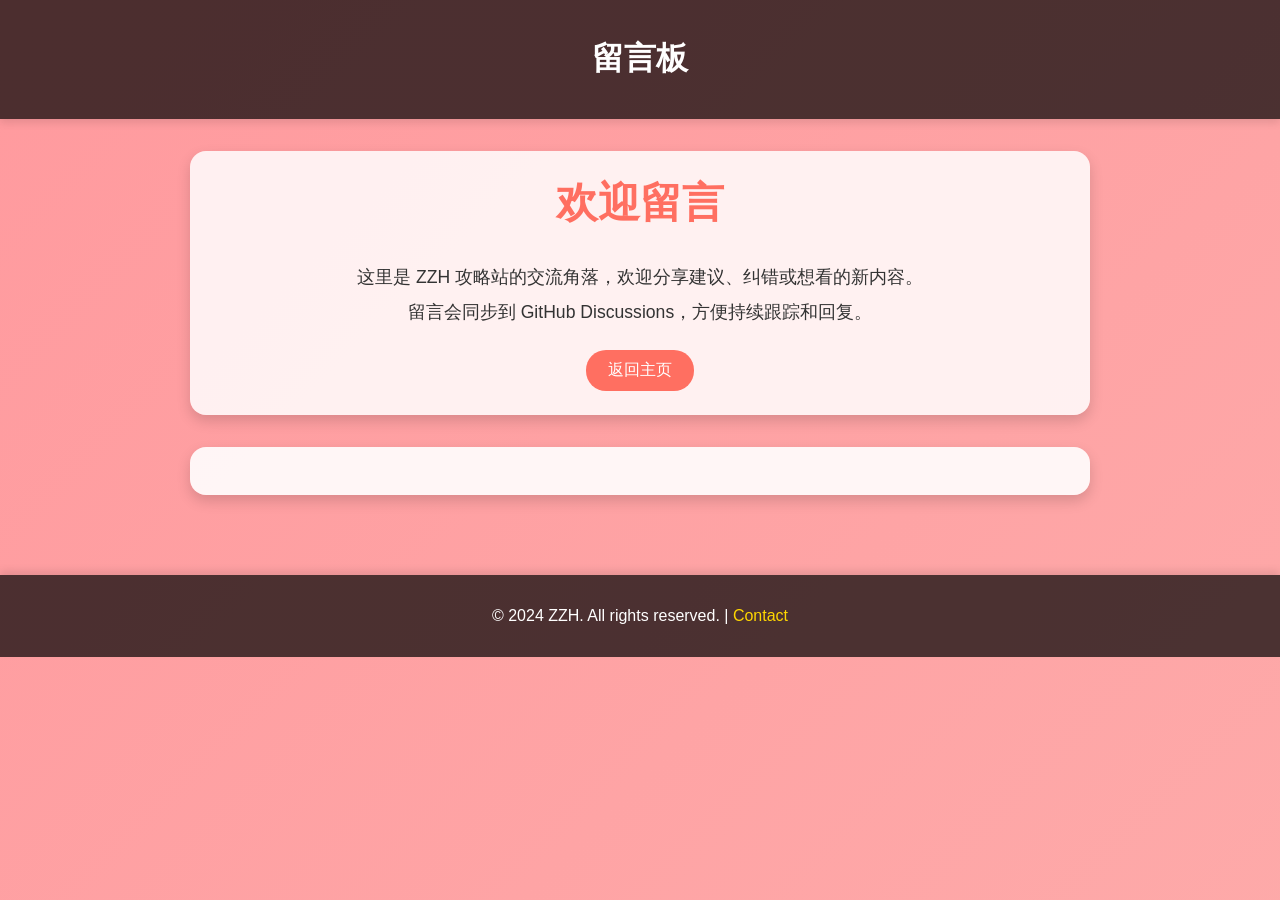
<file: message-board.html>
<!DOCTYPE html>
<html lang="zh-CN">

<head>
    <meta charset="UTF-8">
    <meta name="viewport" content="width=device-width, initial-scale=1.0">
    <title>留言板 | ZZH攻略站</title>
    <link rel="stylesheet" href="assets/css/message-board.css">
</head>

<body>
    <header>
        <h1>留言板</h1>
    </header>
    <div class="container">
        <section class="intro">
            <h1>欢迎留言</h1>
            <p>这里是 ZZH 攻略站的交流角落，欢迎分享建议、纠错或想看的新内容。</p>
            <p>留言会同步到 GitHub Discussions，方便持续跟踪和回复。</p>
            <a class="nav-link" href="index.html">返回主页</a>
        </section>
        <section class="giscus-wrapper">
            <!--
                使用前请在 https://giscus.app 生成以下参数：
                1. data-repo-id
                2. data-category-id
                并替换下面的 PLACEHOLDER 值。
            -->
            <script src="https://giscus.app/client.js" data-repo="PorryZ/PorryZ.github.io" data-repo-id="R_kgDOMIxOfA"
                data-category="Announcements" data-category-id="DIC_kwDOMIxOfM4C13TV" data-mapping="pathname"
                data-strict="0" data-reactions-enabled="1" data-emit-metadata="0" data-input-position="bottom"
                data-theme="preferred_color_scheme" data-lang="zh-CN" crossorigin="anonymous" async>
                </script>
        </section>
    </div>
    <footer>
        <p>© 2024 ZZH. All rights reserved. | <a href="mailto:499023185@qq.com">Contact</a></p>
    </footer>
</body>

</html>
</file>
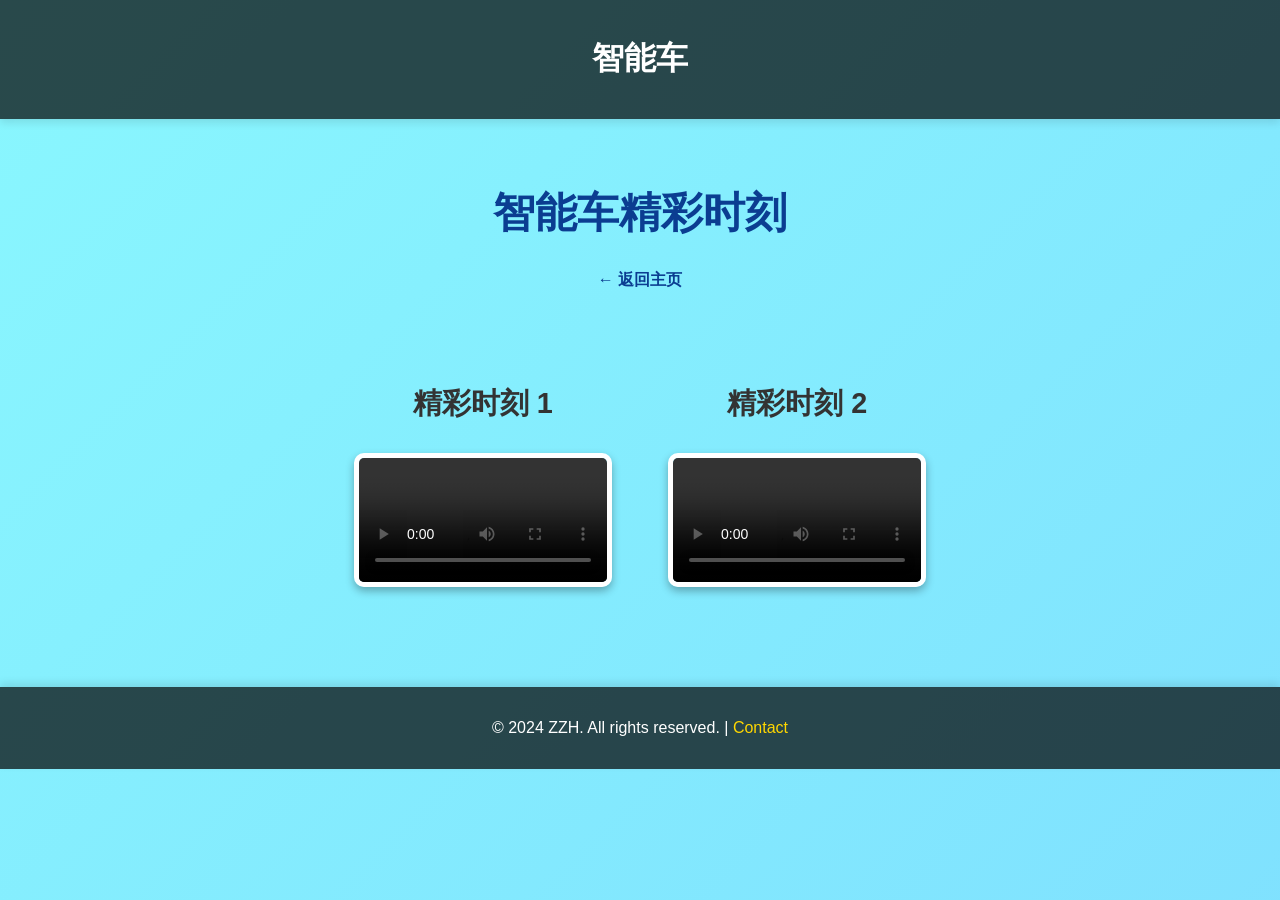
<file: smart-car.html>
<!DOCTYPE html>
<html lang="zh-CN">

<head>
    <meta charset="UTF-8">
    <meta name="viewport" content="width=device-width, initial-scale=1.0">
    <title>智能车精彩时刻</title>
    <link rel="stylesheet" href="assets/css/smart-car.css">
</head>

<body>
    <header>
        <h1>智能车</h1>
    </header>
    <div class="container">
        <h2 class="page-title">智能车精彩时刻</h2>
        <a class="back-link" href="index.html">← 返回主页</a>
        <section class="highlights">
            <div class="highlight-video">
                <h3 class="highlight-title">精彩时刻 1</h3>
                <video controls>
                    <source src="assets/videos/smart-car/highlight1.mp4" type="video/mp4">
                    您的浏览器不支持视频标签。
                </video>
            </div>
            <div class="highlight-video">
                <h3 class="highlight-title">精彩时刻 2</h3>
                <video controls>
                    <source src="assets/videos/smart-car/highlight2.mp4" type="video/mp4">
                    您的浏览器不支持视频标签。
                </video>
            </div>
        </section>
    </div>
    <footer>
        <p>© 2024 ZZH. All rights reserved. | <a href="mailto:499023185@qq.com">Contact</a></p>
    </footer>
</body>

</html>
</file>
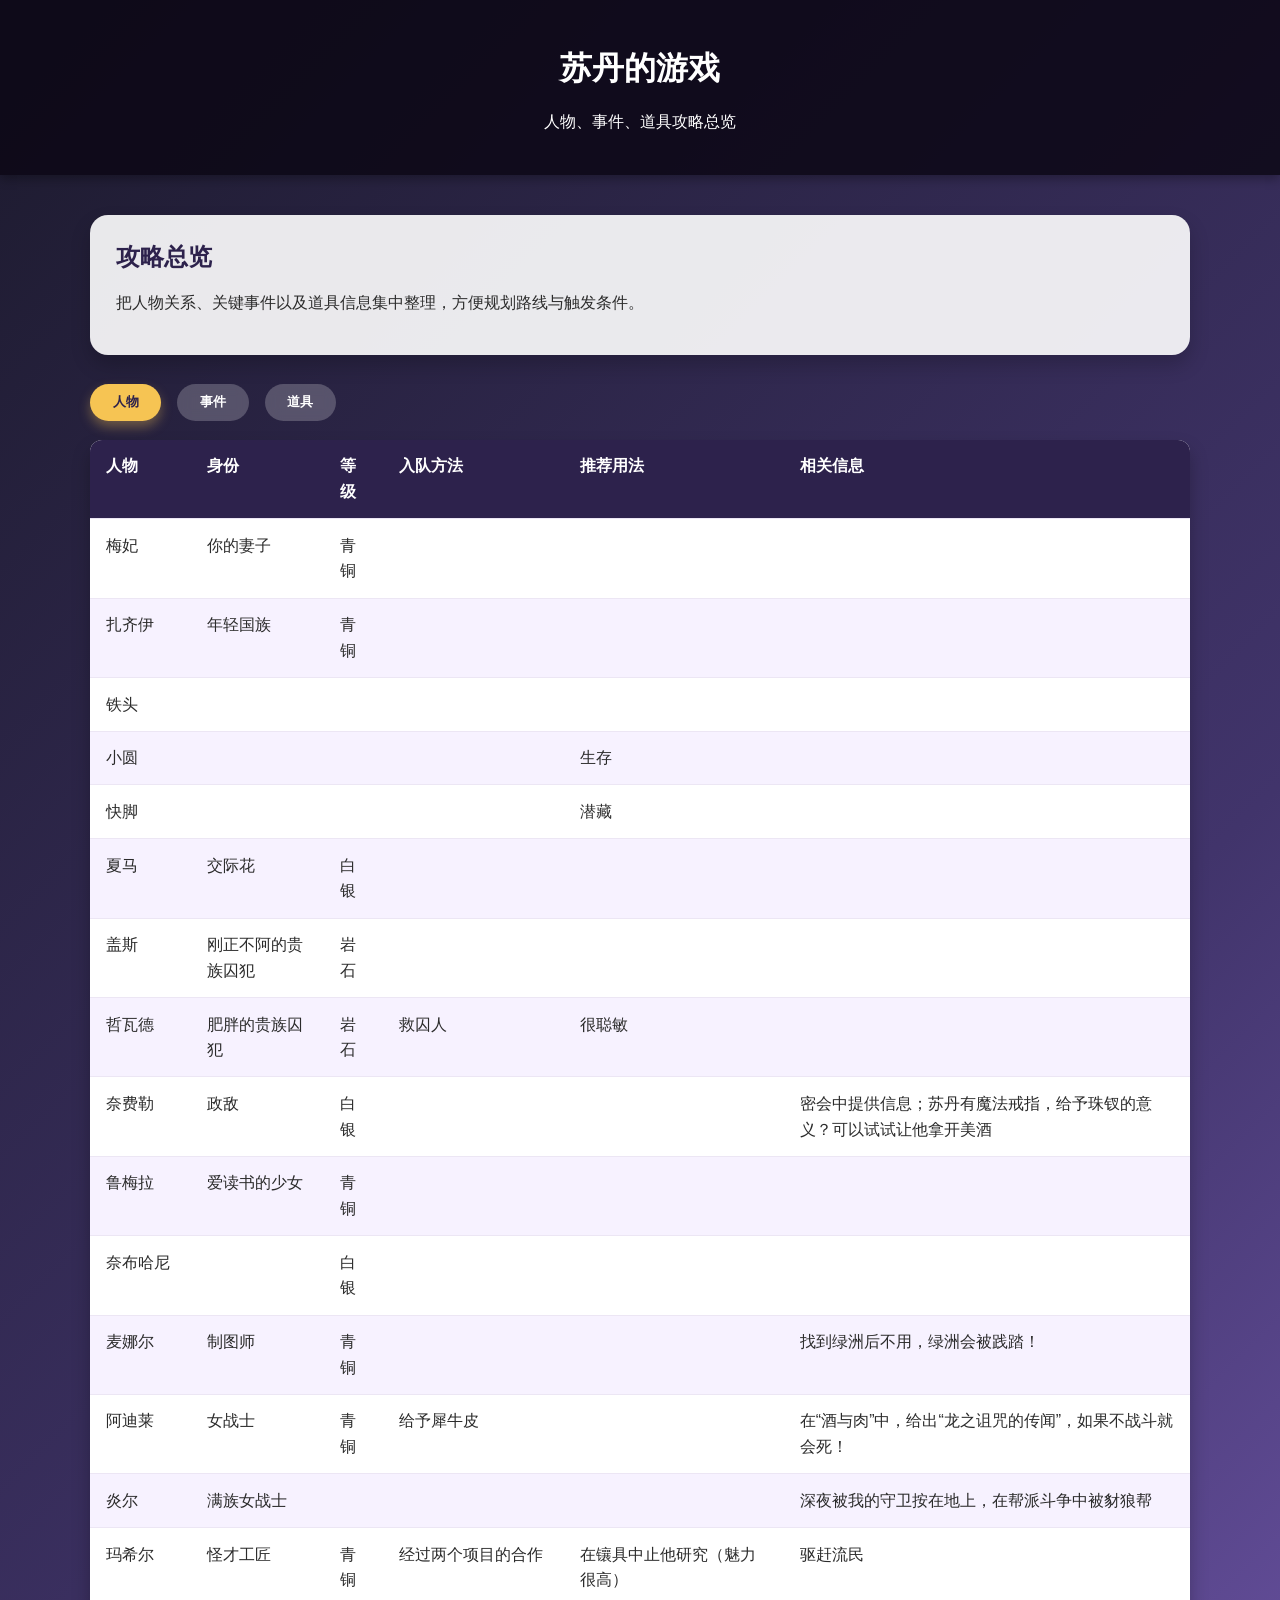
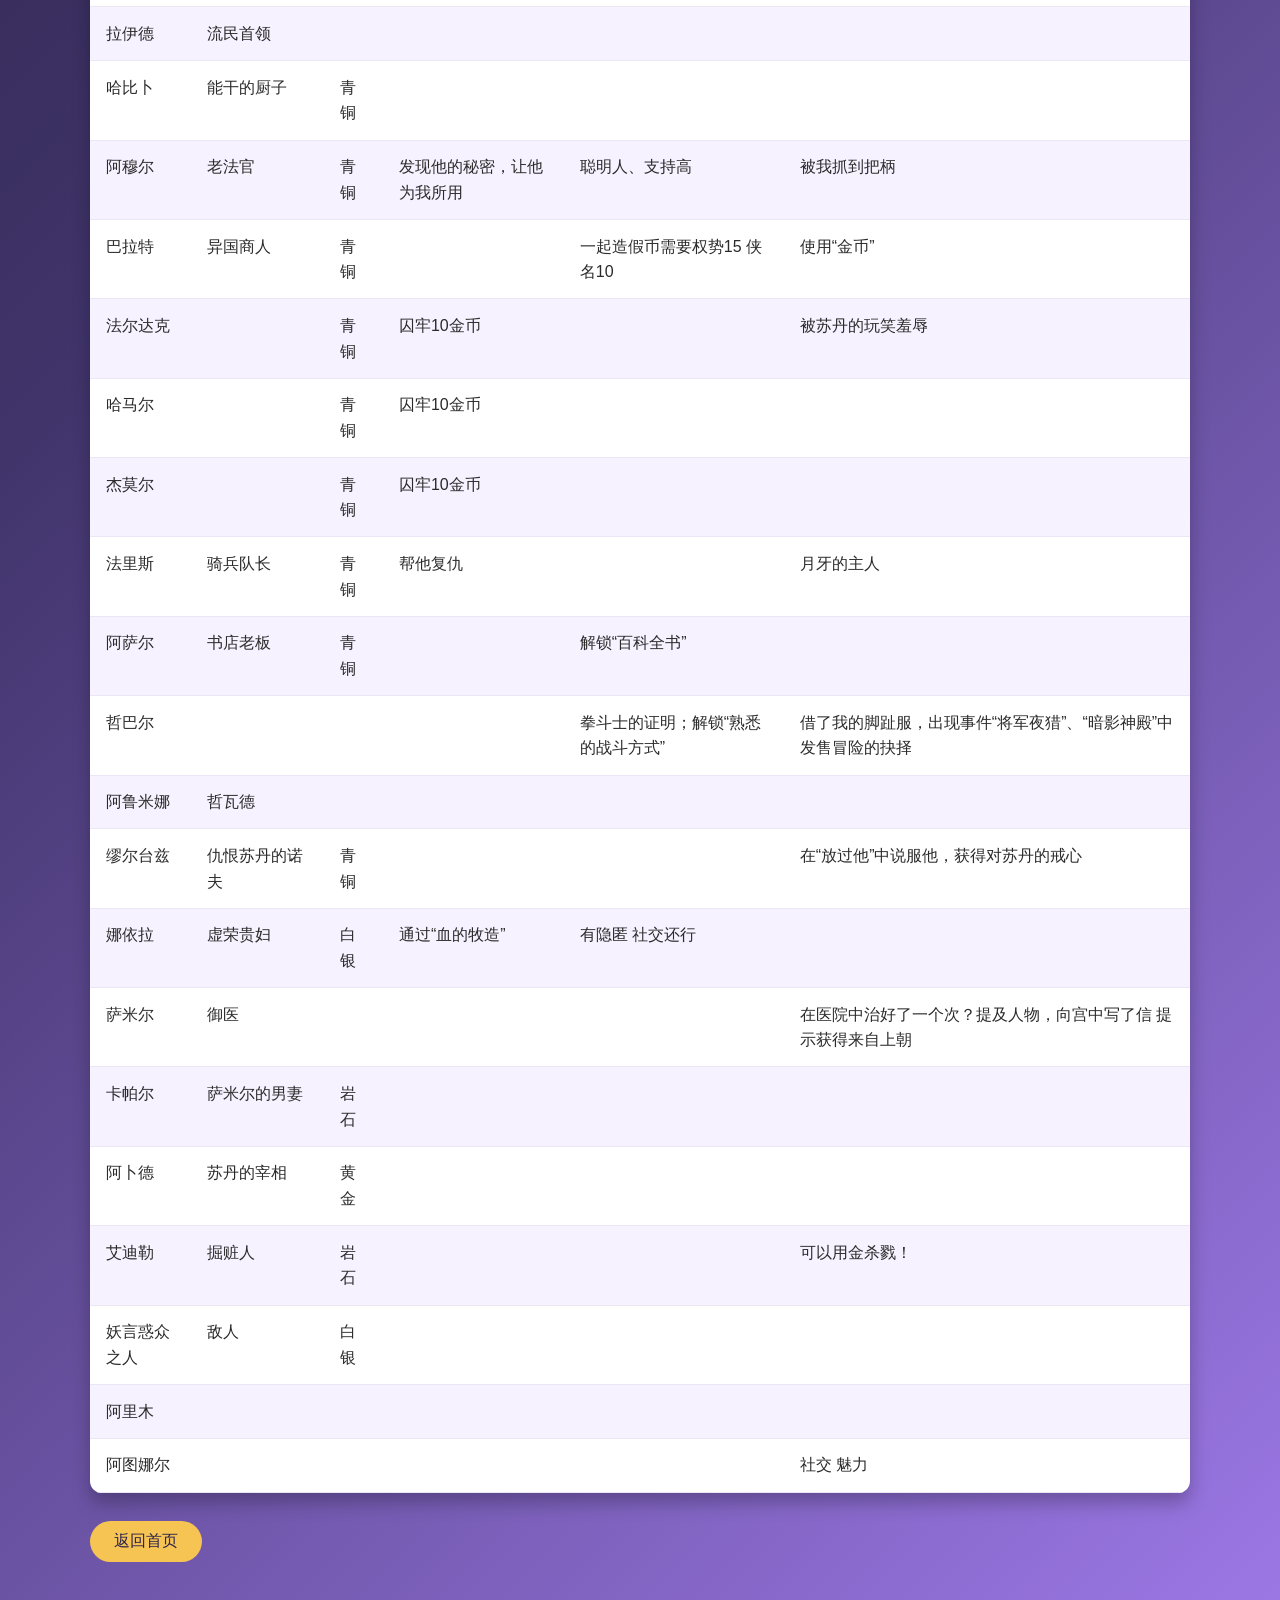
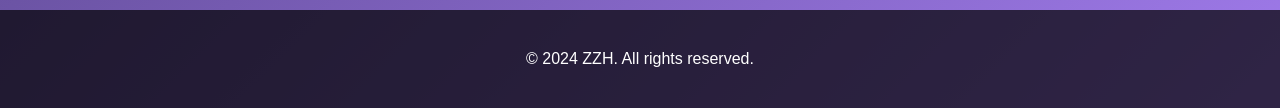
<file: sultan.html>
<!DOCTYPE html>
<html lang="zh-CN">

<head>
    <meta charset="UTF-8">
    <meta name="viewport" content="width=device-width, initial-scale=1.0">
    <title>苏丹的游戏攻略</title>
    <link rel="stylesheet" href="assets/css/sultan.css">
</head>

<body>
    <header>
        <h1>苏丹的游戏</h1>
        <p>人物、事件、道具攻略总览</p>
    </header>

    <main class="container">
        <section class="intro">
            <h2>攻略总览</h2>
            <p>把人物关系、关键事件以及道具信息集中整理，方便规划路线与触发条件。</p>
        </section>

        <section class="section">
            <div class="tab-buttons" role="tablist" aria-label="苏丹的游戏表格切换">
                <button class="tab-button active" type="button" data-target="people-panel">人物</button>
                <button class="tab-button" type="button" data-target="events-panel">事件</button>
                <button class="tab-button" type="button" data-target="items-panel">道具</button>
            </div>
            <div class="table-panel active" id="people-panel">
                <div id="people-table"></div>
            </div>
            <div class="table-panel" id="events-panel">
                <div id="events-table"></div>
            </div>
            <div class="table-panel" id="items-panel">
                <div id="items-table"></div>
            </div>
        </section>

        <a class="back-link" href="index.html">返回首页</a>
    </main>

    <footer>
        <p>© 2024 ZZH. All rights reserved.</p>
    </footer>

    <script src="assets/js/sultan.js" defer></script>
</body>

</html>
</file>
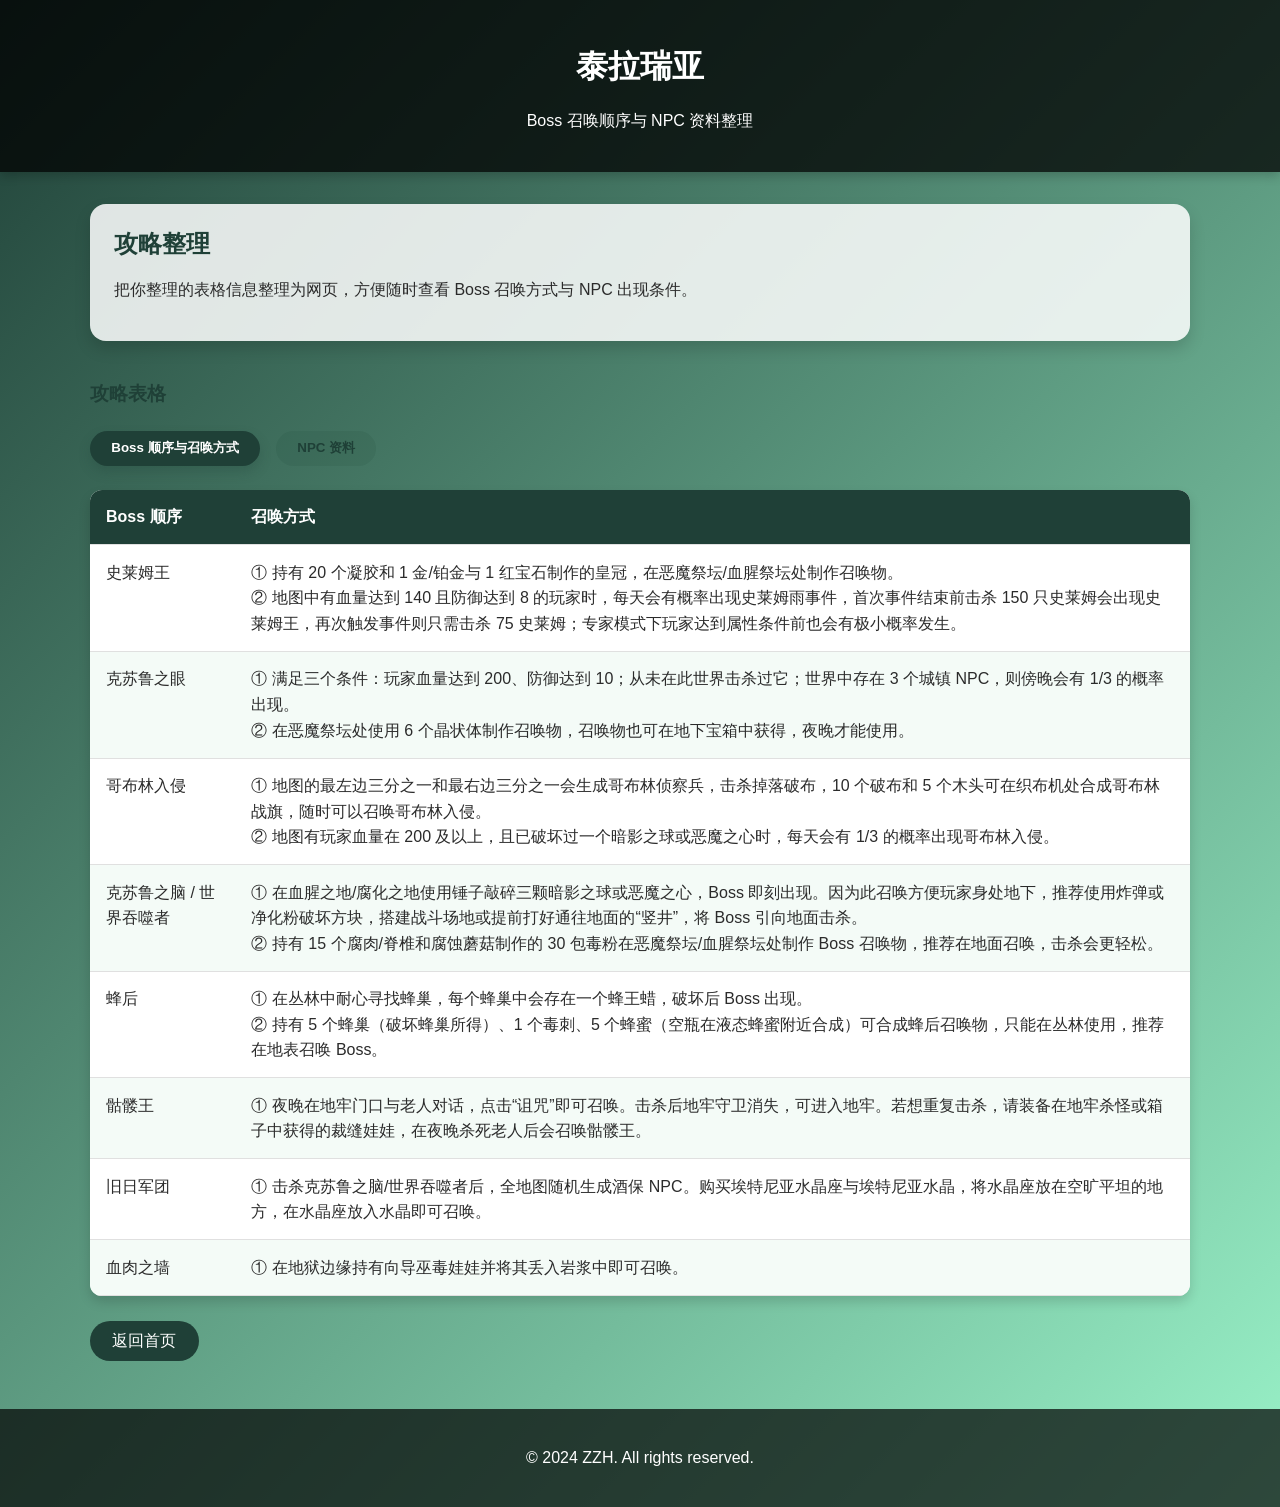
<file: terraria.html>
<!DOCTYPE html>
<html lang="zh-CN">

<head>
    <meta charset="UTF-8">
    <meta name="viewport" content="width=device-width, initial-scale=1.0">
    <title>泰拉瑞亚 - ZZH的个人网页</title>
    <link rel="stylesheet" href="assets/css/terraria.css">
</head>

<body>
    <header>
        <h1>泰拉瑞亚</h1>
        <p>Boss 召唤顺序与 NPC 资料整理</p>
    </header>

    <main class="container">
        <section class="intro">
            <h2>攻略整理</h2>
            <p>把你整理的表格信息整理为网页，方便随时查看 Boss 召唤方式与 NPC 出现条件。</p>
        </section>

        <section class="section">
            <h3>攻略表格</h3>
            <div class="tab-buttons" role="tablist" aria-label="泰拉瑞亚表格切换">
                <button class="tab-button active" type="button" data-target="boss-panel">Boss 顺序与召唤方式</button>
                <button class="tab-button" type="button" data-target="npc-panel">NPC 资料</button>
            </div>
            <div class="table-panel active" id="boss-panel">
                <div id="boss-table"></div>
            </div>
            <div class="table-panel" id="npc-panel">
                <div id="npc-table"></div>
            </div>
        </section>

        <a class="back-link" href="index.html">返回首页</a>
    </main>

    <footer>
        <p>© 2024 ZZH. All rights reserved.</p>
    </footer>
    <script src="assets/js/terraria.js" defer></script>
</body>

</html>
</file>
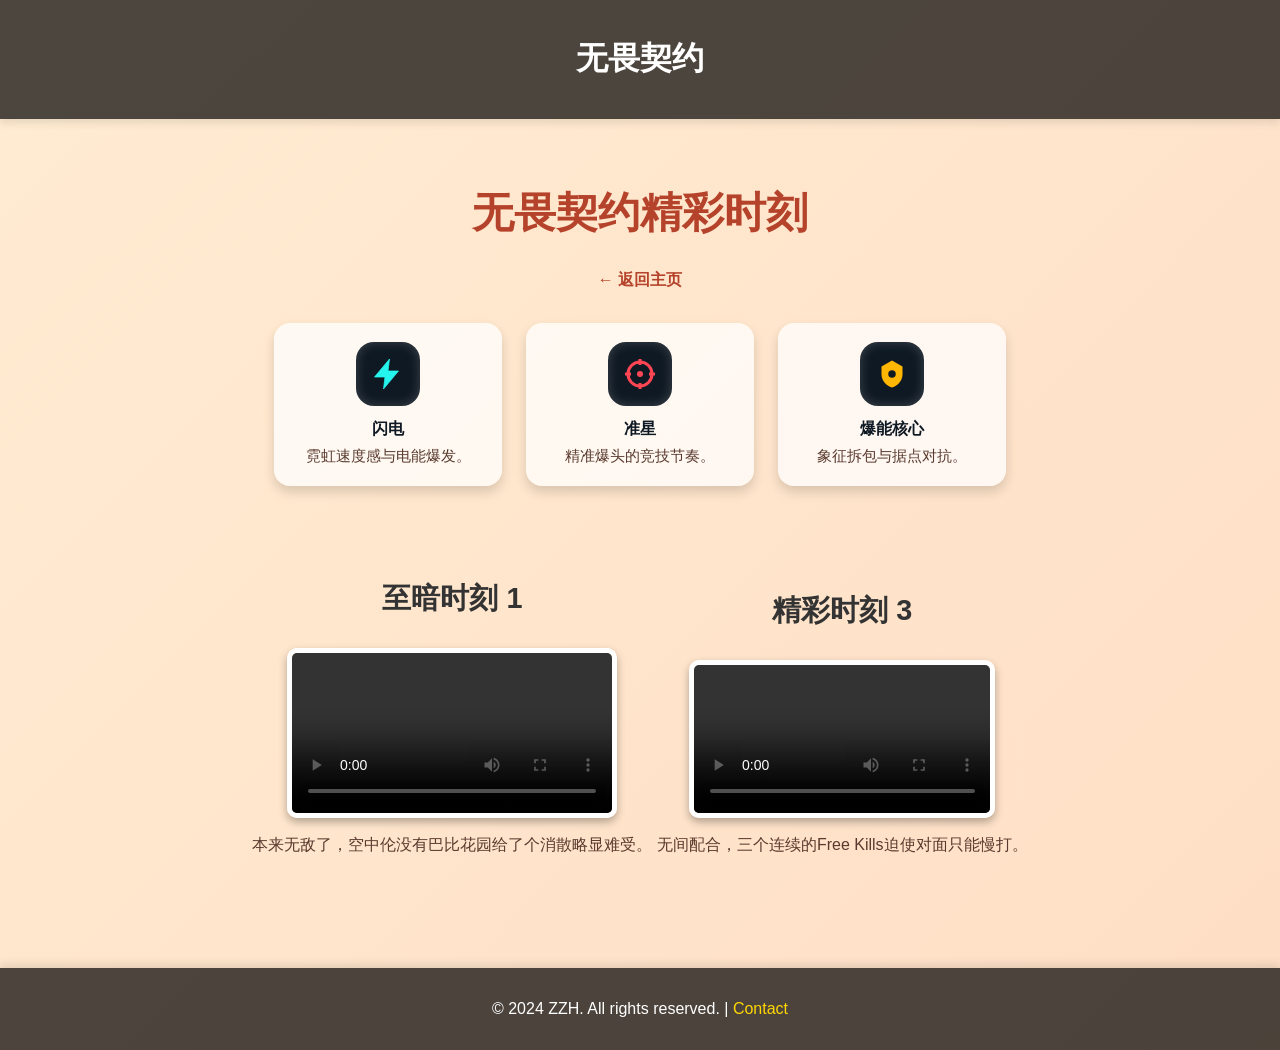
<file: valorant.html>
<!DOCTYPE html>
<html lang="zh-CN">

<head>
    <meta charset="UTF-8">
    <meta name="viewport" content="width=device-width, initial-scale=1.0">
    <title>无畏契约精彩时刻</title>
    <link rel="stylesheet" href="assets/css/valorant.css">
</head>

<body>
    <header>
        <h1>无畏契约</h1>
    </header>
    <div class="container">
        <h2 class="page-title">无畏契约精彩时刻</h2>
        <a class="back-link" href="index.html">← 返回主页</a>
        <section class="valorant-icons">
            <div class="icon-card">
                <div class="icon-badge">
                    <svg width="36" height="36" viewBox="0 0 24 24" fill="none" aria-hidden="true">
                        <path d="M13 2L3 14h7l-1 8 10-12h-7l1-8z" fill="#25F4EE" stroke="#25F4EE" stroke-width="0.5" />
                    </svg>
                </div>
                <div class="icon-label">闪电</div>
                <div class="icon-desc">霓虹速度感与电能爆发。</div>
            </div>
            <div class="icon-card">
                <div class="icon-badge">
                    <svg width="36" height="36" viewBox="0 0 24 24" fill="none" aria-hidden="true">
                        <circle cx="12" cy="12" r="8" stroke="#ff4655" stroke-width="2" />
                        <circle cx="12" cy="12" r="2" fill="#ff4655" />
                        <path d="M12 2v4M12 18v4M2 12h4M18 12h4" stroke="#ff4655" stroke-width="2" />
                    </svg>
                </div>
                <div class="icon-label">准星</div>
                <div class="icon-desc">精准爆头的竞技节奏。</div>
            </div>
            <div class="icon-card">
                <div class="icon-badge">
                    <svg width="36" height="36" viewBox="0 0 24 24" fill="none" aria-hidden="true">
                        <path d="M12 3l7 4v5c0 4.4-3 7.8-7 9-4-1.2-7-4.6-7-9V7l7-4z" fill="#ffb703" />
                        <circle cx="12" cy="12" r="2.5" fill="#0f1923" />
                    </svg>
                </div>
                <div class="icon-label">爆能核心</div>
                <div class="icon-desc">象征拆包与据点对抗。</div>
            </div>
        </section>
        <section class="highlights">
            <div class="highlight-video">
                <h3 class="highlight-title">至暗时刻 1</h3>
                <video controls>
                    <source src="assets/videos/valorant/highlight3.mp4" type="video/mp4">
                    您的浏览器不支持视频标签。
                </video>
                <p class="highlight-note">本来无敌了，空中伦没有巴比花园给了个消散略显难受。</p>
            </div>
            <div class="highlight-video">
                <h3 class="highlight-title">精彩时刻 3</h3>
                <video controls>
                    <source src="assets/videos/valorant/highlight4.mp4" type="video/mp4">
                    您的浏览器不支持视频标签。
                </video>
                <p class="highlight-note">无间配合，三个连续的Free Kills迫使对面只能慢打。</p>
            </div>
        </section>
    </div>
    <footer>
        <p>© 2024 ZZH. All rights reserved. | <a href="mailto:499023185@qq.com">Contact</a></p>
    </footer>
</body>

</html>
</file>
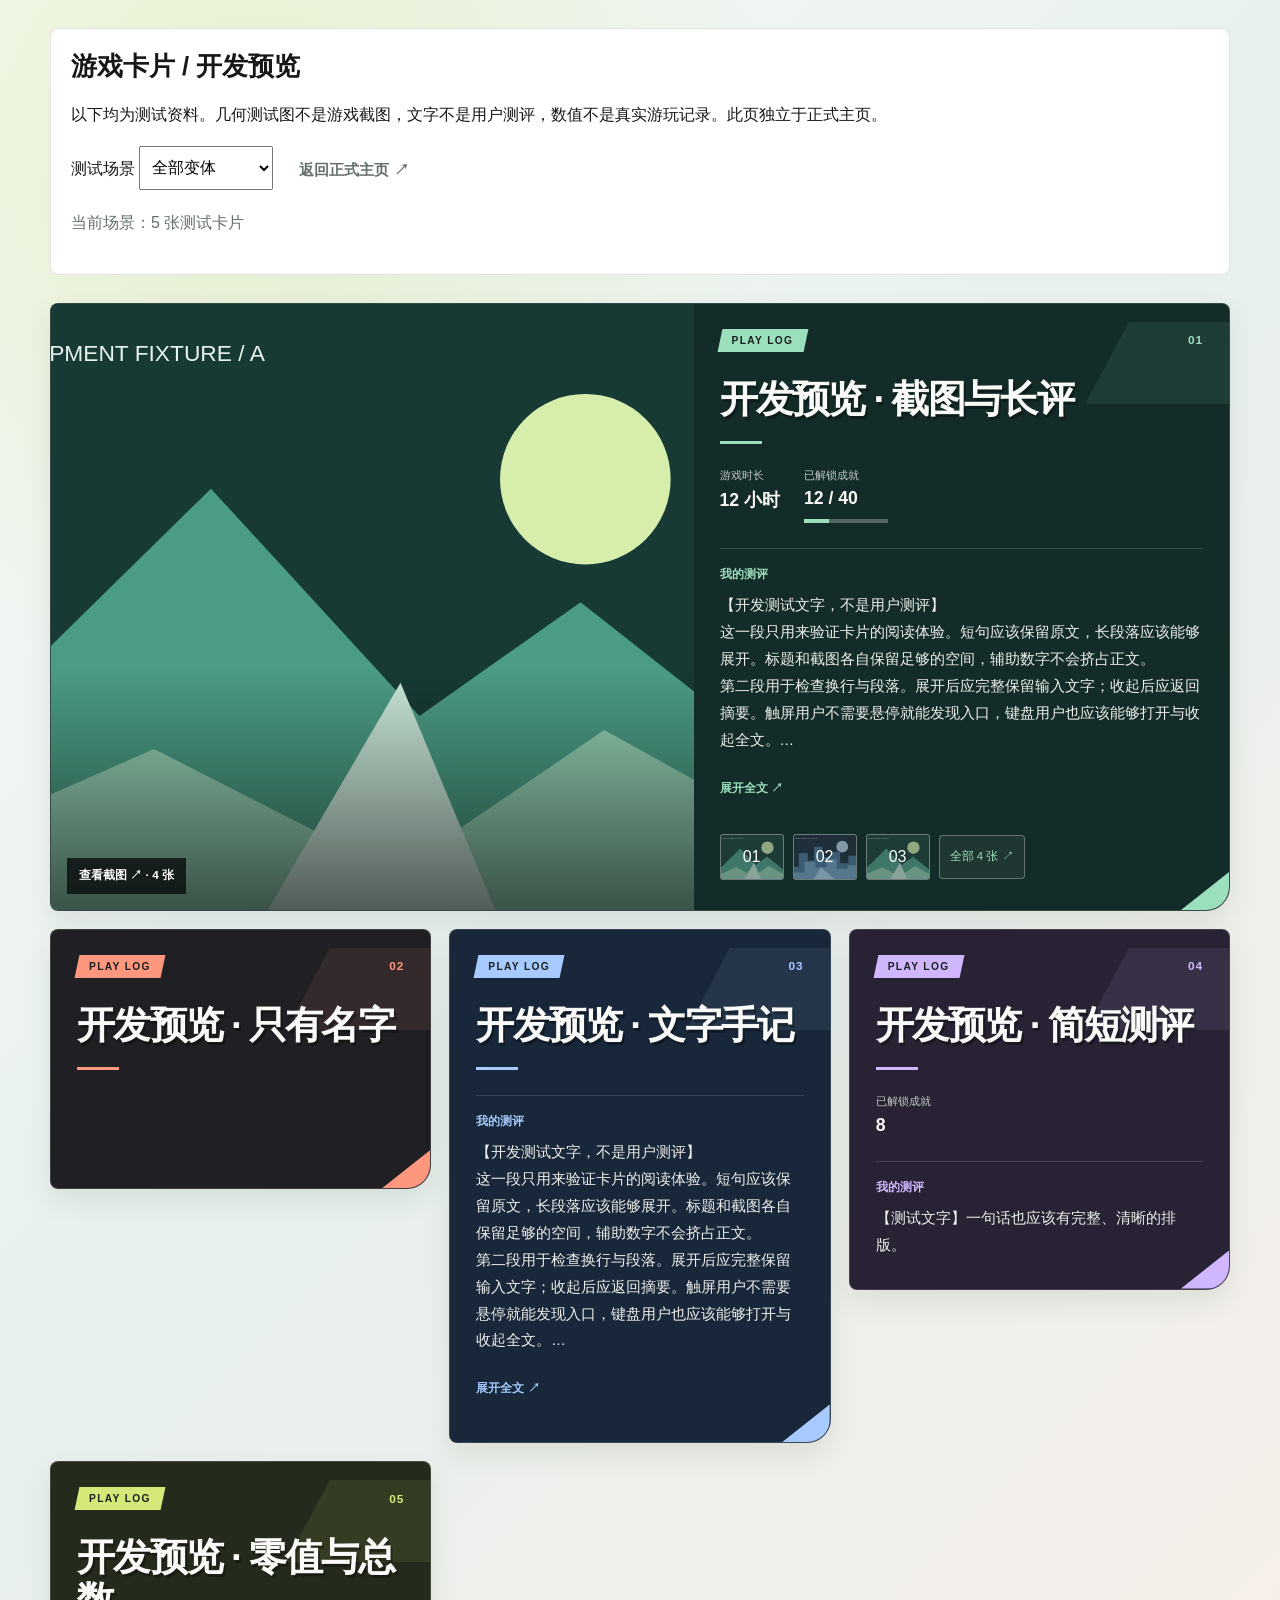
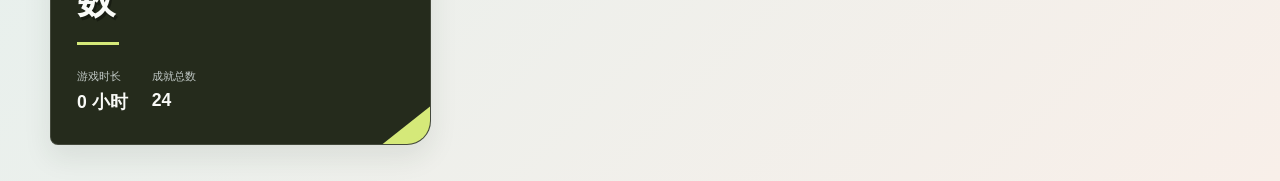
<file: dev/game-cards.html>
<!DOCTYPE html>
<html lang="zh-CN">
<head>
    <meta charset="UTF-8">
    <meta name="viewport" content="width=device-width, initial-scale=1">
    <meta name="robots" content="noindex">
    <title>游戏卡片 · 开发预览</title>
    <link rel="stylesheet" href="../assets/css/home.css">
    <link rel="stylesheet" href="../assets/css/game-cards.css">
    <style>
        .preview-note { margin: 28px 0; padding: 20px; border: 1px solid var(--line); background: #fff; border-radius: 8px; line-height: 1.8; }
        .preview-note h1 { font-size: 1.6rem; line-height: 1.4; }
        .preview-controls { display: flex; flex-wrap: wrap; gap: 12px; }
        .preview-controls select { min-height: 44px; max-width: 100%; padding: 8px; font: inherit; }
        .preview-status { color: var(--muted); }
        .preview-section { margin-bottom: 36px; }
    </style>
</head>
<body>
    <main class="site-shell">
        <header class="preview-note">
            <h1>游戏卡片 / 开发预览</h1>
            <p>以下均为测试资料。几何测试图不是游戏截图，文字不是用户测评，数值不是真实游玩记录。此页独立于正式主页。</p>
            <div class="preview-controls">
                <label>测试场景 <select id="scenario">
                    <option value="all">全部变体</option>
                    <option value="single">单张截图</option>
                    <option value="broken">截图加载失败</option>
                    <option value="empty">空记录</option>
                </select></label>
                <a class="action" href="../index.html#game-journal">返回正式主页 ↗</a>
            </div>
            <p class="preview-status" id="preview-status" role="status"></p>
        </header>
        <section class="preview-section" aria-label="测试卡片"><div class="journal-grid" id="preview-cards"></div></section>
    </main>
    <script src="../assets/js/game-cards.js"></script>
    <script src="game-cards-preview.js"></script>
</body>
</html>
</file>
<file: assets/css/message-board.css>
body {
    font-family: 'Segoe UI', Tahoma, Geneva, Verdana, sans-serif;
    background: linear-gradient(135deg, #ff9a9e 0%, #fad0c4 99%, #fad0c4 100%);
    color: #333;
    margin: 0;
    padding: 0;
    animation: gradient 10s ease infinite;
    background-size: 400% 400%;
}

@keyframes gradient {
    0% {
        background-position: 0% 50%;
    }

    50% {
        background-position: 100% 50%;
    }

    100% {
        background-position: 0% 50%;
    }
}

header {
    background-color: rgba(0, 0, 0, 0.7);
    color: #fff;
    padding: 1em 0;
    text-align: center;
    box-shadow: 0 4px 8px rgba(0, 0, 0, 0.1);
}

.container {
    width: min(900px, 90%);
    margin: 0 auto;
    padding: 2em 0 3em;
    text-align: center;
}

.intro {
    background: rgba(255, 255, 255, 0.85);
    padding: 1.5em;
    border-radius: 16px;
    box-shadow: 0 6px 14px rgba(0, 0, 0, 0.15);
    margin-bottom: 2em;
}

.intro h1 {
    margin-top: 0;
    color: #ff6f61;
    font-size: 2.6em;
}

.intro p {
    margin: 0.6em 0;
    font-size: 1.1em;
}

.nav-link {
    display: inline-block;
    margin-top: 1em;
    padding: 0.6em 1.4em;
    background: #ff6f61;
    color: #fff;
    text-decoration: none;
    border-radius: 20px;
    transition: background 0.3s;
}

.nav-link:hover {
    background: #ff3b30;
}

.giscus-wrapper {
    background: rgba(255, 255, 255, 0.9);
    padding: 1.5em;
    border-radius: 16px;
    box-shadow: 0 6px 14px rgba(0, 0, 0, 0.15);
}

footer {
    background-color: rgba(0, 0, 0, 0.7);
    color: #fff;
    padding: 1em 0;
    text-align: center;
    margin-top: 2em;
    box-shadow: 0 -4px 8px rgba(0, 0, 0, 0.1);
}

footer a {
    color: #ffd700;
    text-decoration: none;
    transition: color 0.3s;
}

footer a:hover {
    color: #fff;
}
</file>
<file: assets/css/smart-car.css>
body {
    font-family: 'Segoe UI', Tahoma, Geneva, Verdana, sans-serif;
    background: linear-gradient(135deg, #89f7fe 0%, #66a6ff 100%);
    color: #333;
    margin: 0;
    padding: 0;
    animation: gradient 10s ease infinite;
    background-size: 400% 400%;
}

@keyframes gradient {
    0% {
        background-position: 0% 50%;
    }

    50% {
        background-position: 100% 50%;
    }

    100% {
        background-position: 0% 50%;
    }
}

header {
    background-color: rgba(0, 0, 0, 0.7);
    color: #fff;
    padding: 1em 0;
    text-align: center;
    box-shadow: 0 4px 8px rgba(0, 0, 0, 0.1);
}

.container {
    width: 80%;
    margin: 0 auto;
    padding: 2em 0;
    text-align: center;
}

.page-title {
    font-size: 2.6em;
    color: #0b3d91;
    margin-bottom: 0.5em;
}

.back-link {
    display: inline-block;
    margin-top: 0.5em;
    color: #0b3d91;
    text-decoration: none;
    font-weight: bold;
}

.highlights {
    margin-top: 2em;
}

.highlight-video {
    margin: 2em 0;
    display: inline-block;
    animation: fadeIn 2s;
}

video {
    width: 80%;
    max-width: 600px;
    border: 5px solid #fff;
    box-shadow: 0 4px 8px rgba(0, 0, 0, 0.3);
    border-radius: 10px;
    transition: transform 0.3s, box-shadow 0.3s;
}

video:hover {
    transform: scale(1.05);
    box-shadow: 0 8px 16px rgba(0, 0, 0, 0.5);
}

@keyframes fadeIn {
    from {
        opacity: 0;
    }

    to {
        opacity: 1;
    }
}

.highlight-title {
    font-size: 1.8em;
    color: #333;
    margin-bottom: 1em;
}

footer {
    background-color: rgba(0, 0, 0, 0.7);
    color: #fff;
    padding: 1em 0;
    text-align: center;
    margin-top: 2em;
    box-shadow: 0 -4px 8px rgba(0, 0, 0, 0.1);
}

footer a {
    color: #ffd700;
    text-decoration: none;
    transition: color 0.3s;
}

footer a:hover {
    color: #fff;
}
</file>
<file: assets/css/sultan.css>
body {
    font-family: 'Segoe UI', Tahoma, Geneva, Verdana, sans-serif;
    background: linear-gradient(135deg, #1c1a2d 0%, #41346b 45%, #9f7aea 100%);
    color: #2b2b2b;
    margin: 0;
    padding: 0;
}

header {
    background-color: rgba(12, 8, 22, 0.85);
    color: #fff;
    padding: 1.6em 0;
    text-align: center;
    box-shadow: 0 4px 10px rgba(0, 0, 0, 0.3);
}

.container {
    width: min(1100px, 92%);
    margin: 0 auto;
    padding: 2.5em 0 3em;
}

.intro {
    background: rgba(255, 255, 255, 0.9);
    padding: 1.6em;
    border-radius: 18px;
    box-shadow: 0 10px 20px rgba(0, 0, 0, 0.2);
}

.intro h2 {
    margin-top: 0;
    color: #2d224c;
}

.tab-buttons {
    display: flex;
    flex-wrap: wrap;
    gap: 1em;
    margin: 1.8em 0 1.2em;
}

.tab-button {
    border: none;
    background: rgba(255, 255, 255, 0.22);
    color: #fff;
    padding: 0.7em 1.7em;
    border-radius: 999px;
    font-weight: 600;
    cursor: pointer;
    transition: all 0.2s ease;
    backdrop-filter: blur(6px);
}

.tab-button.active {
    background: #f6c453;
    color: #2d224c;
    box-shadow: 0 6px 12px rgba(246, 196, 83, 0.35);
}

.table-panel {
    display: none;
}

.table-panel.active {
    display: block;
}

table {
    width: 100%;
    border-collapse: collapse;
    background: #fff;
    border-radius: 12px;
    overflow: hidden;
    box-shadow: 0 10px 18px rgba(0, 0, 0, 0.25);
}

th,
td {
    padding: 0.85em 1em;
    border-bottom: 1px solid #ece6f4;
    vertical-align: top;
    line-height: 1.6;
}

th {
    background: #2d224c;
    color: #fff;
    text-align: left;
}

tbody tr:nth-child(even) {
    background: #f7f2ff;
}

.back-link {
    display: inline-block;
    margin-top: 1.8em;
    padding: 0.6em 1.5em;
    background: #f6c453;
    color: #2d224c;
    text-decoration: none;
    border-radius: 24px;
    transition: transform 0.2s ease, box-shadow 0.2s ease;
}

.back-link:hover {
    transform: translateY(-2px);
    box-shadow: 0 8px 14px rgba(0, 0, 0, 0.2);
}

footer {
    text-align: center;
    color: #fff;
    padding: 1.5em 0;
    background: rgba(0, 0, 0, 0.7);
}
</file>
<file: assets/css/terraria.css>
body {
    font-family: 'Segoe UI', Tahoma, Geneva, Verdana, sans-serif;
    background: linear-gradient(135deg, #1f4037 0%, #99f2c8 100%);
    color: #2b2b2b;
    margin: 0;
    padding: 0;
}

header {
    background-color: rgba(0, 0, 0, 0.75);
    color: #fff;
    padding: 1.5em 0;
    text-align: center;
    box-shadow: 0 4px 10px rgba(0, 0, 0, 0.2);
}

.container {
    width: min(1100px, 92%);
    margin: 0 auto;
    padding: 2em 0 3em;
}

.intro {
    background: rgba(255, 255, 255, 0.85);
    padding: 1.5em;
    border-radius: 16px;
    box-shadow: 0 8px 16px rgba(0, 0, 0, 0.15);
}

.intro h2 {
    margin-top: 0;
    color: #1f4037;
}

.section {
    margin-top: 2.5em;
}

.section h3 {
    color: #1f4037;
    margin-bottom: 0.8em;
}

.tab-buttons {
    display: flex;
    gap: 1em;
    flex-wrap: wrap;
    margin: 1.5em 0;
}

.tab-button {
    border: none;
    background: rgba(31, 64, 55, 0.12);
    color: #1f4037;
    padding: 0.65em 1.6em;
    border-radius: 999px;
    font-weight: 600;
    cursor: pointer;
    transition: all 0.2s ease;
}

.tab-button.active {
    background: #1f4037;
    color: #fff;
    box-shadow: 0 6px 12px rgba(31, 64, 55, 0.25);
}

.table-panel {
    display: none;
}

.table-panel.active {
    display: block;
}

table {
    width: 100%;
    border-collapse: collapse;
    background: #fff;
    border-radius: 12px;
    overflow: hidden;
    box-shadow: 0 6px 12px rgba(0, 0, 0, 0.15);
}

th,
td {
    padding: 0.9em 1em;
    border-bottom: 1px solid #e0e0e0;
    vertical-align: top;
    line-height: 1.6;
}

th {
    background: #1f4037;
    color: #fff;
    text-align: left;
}

tbody tr:nth-child(even) {
    background: #f4fbf7;
}

.back-link {
    display: inline-block;
    margin-top: 1.6em;
    padding: 0.6em 1.4em;
    background: #1f4037;
    color: #fff;
    text-decoration: none;
    border-radius: 24px;
    transition: background 0.3s;
}

.back-link:hover {
    background: #163026;
}

footer {
    text-align: center;
    color: #fff;
    padding: 1.5em 0;
    background: rgba(0, 0, 0, 0.7);
}
</file>
<file: assets/css/valorant.css>
body {
    font-family: 'Segoe UI', Tahoma, Geneva, Verdana, sans-serif;
    background: linear-gradient(135deg, #ffecd2 0%, #fcb69f 100%);
    color: #333;
    margin: 0;
    padding: 0;
    animation: gradient 10s ease infinite;
    background-size: 400% 400%;
}

@keyframes gradient {
    0% {
        background-position: 0% 50%;
    }

    50% {
        background-position: 100% 50%;
    }

    100% {
        background-position: 0% 50%;
    }
}

header {
    background-color: rgba(0, 0, 0, 0.7);
    color: #fff;
    padding: 1em 0;
    text-align: center;
    box-shadow: 0 4px 8px rgba(0, 0, 0, 0.1);
}

.container {
    width: 80%;
    margin: 0 auto;
    padding: 2em 0;
    text-align: center;
}

.page-title {
    font-size: 2.6em;
    color: #b5422a;
    margin-bottom: 0.5em;
}

.back-link {
    display: inline-block;
    margin-top: 0.5em;
    color: #b5422a;
    text-decoration: none;
    font-weight: bold;
}

.highlights {
    margin-top: 2em;
}

.highlight-video {
    margin: 2em 0;
    display: inline-block;
    animation: fadeIn 2s;
}

video {
    width: 80%;
    max-width: 600px;
    border: 5px solid #fff;
    box-shadow: 0 4px 8px rgba(0, 0, 0, 0.3);
    border-radius: 10px;
    transition: transform 0.3s, box-shadow 0.3s;
}

video:hover {
    transform: scale(1.05);
    box-shadow: 0 8px 16px rgba(0, 0, 0, 0.5);
}

@keyframes fadeIn {
    from {
        opacity: 0;
    }

    to {
        opacity: 1;
    }
}

.highlight-title {
    font-size: 1.8em;
    color: #333;
    margin-bottom: 1em;
}

.highlight-note {
    margin-top: 0.8em;
    color: #5a3a2e;
}

.valorant-icons {
    margin: 2em auto 1.5em;
    display: flex;
    flex-wrap: wrap;
    justify-content: center;
    gap: 1.5em;
}

.icon-card {
    background: rgba(255, 255, 255, 0.75);
    padding: 1.2em 1.5em;
    border-radius: 16px;
    box-shadow: 0 6px 12px rgba(0, 0, 0, 0.15);
    width: min(180px, 100%);
}

.icon-badge {
    width: 64px;
    height: 64px;
    margin: 0 auto 0.8em;
    border-radius: 18px;
    display: grid;
    place-items: center;
    background: #0f1923;
    box-shadow: inset 0 0 12px rgba(255, 255, 255, 0.2);
}

.icon-label {
    font-weight: 600;
    color: #0f1923;
}

.icon-desc {
    margin-top: 0.4em;
    color: #5a3a2e;
    font-size: 0.95em;
}

footer {
    background-color: rgba(0, 0, 0, 0.7);
    color: #fff;
    padding: 1em 0;
    text-align: center;
    margin-top: 2em;
    box-shadow: 0 -4px 8px rgba(0, 0, 0, 0.1);
}

footer a {
    color: #ffd700;
    text-decoration: none;
    transition: color 0.3s;
}

footer a:hover {
    color: #fff;
}
</file>
<file: assets/css/home.css>
:root {
    --bg: #f4f7f4;
    --ink: #151817;
    --muted: #65706b;
    --panel: rgba(255, 255, 255, 0.86);
    --line: rgba(21, 24, 23, 0.12);
    --steam: #17384f;
    --teal: #18a58b;
    --lime: #b5d640;
    --coral: #f26f5e;
    --shadow: 0 18px 48px rgba(31, 44, 39, 0.14);
}

* {
    box-sizing: border-box;
}

body {
    min-height: 100vh;
    margin: 0;
    color: var(--ink);
    font-family: Inter, "Segoe UI", "PingFang SC", "Microsoft YaHei", sans-serif;
    background:
        radial-gradient(circle at 18% 8%, rgba(181, 214, 64, 0.22), transparent 28%),
        linear-gradient(135deg, #f7faf7 0%, #e7f0ed 48%, #f8efe9 100%);
}

a {
    color: inherit;
}

.site-shell {
    width: min(1180px, calc(100% - 32px));
    margin: 0 auto;
}

.topbar {
    display: flex;
    align-items: center;
    justify-content: space-between;
    gap: 18px;
    min-height: 74px;
    border-bottom: 1px solid var(--line);
}

.brand {
    display: flex;
    align-items: center;
    gap: 12px;
    font-weight: 800;
    letter-spacing: 0;
}

.brand-mark {
    display: grid;
    width: 36px;
    height: 36px;
    place-items: center;
    border-radius: 8px;
    color: #fff;
    background: linear-gradient(145deg, var(--steam), var(--teal));
    box-shadow: 0 10px 24px rgba(23, 56, 79, 0.24);
}

.nav {
    display: flex;
    align-items: center;
    gap: 8px;
    flex-wrap: wrap;
    justify-content: flex-end;
}

.nav a,
.action {
    min-height: 38px;
    padding: 10px 14px;
    border-radius: 8px;
    color: var(--muted);
    text-decoration: none;
    font-size: 0.94rem;
    font-weight: 650;
}

.nav a:hover,
.action:hover {
    color: var(--ink);
    background: rgba(255, 255, 255, 0.72);
}

.hero {
    display: grid;
    grid-template-columns: minmax(0, 1.1fr) minmax(330px, 0.9fr);
    gap: 28px;
    align-items: stretch;
    padding: 36px 0 28px;
}

.steam-panel,
.library-panel,
.section-band {
    border: 1px solid var(--line);
    border-radius: 8px;
    background: var(--panel);
    box-shadow: var(--shadow);
    backdrop-filter: blur(16px);
}

.steam-panel {
    position: relative;
    overflow: hidden;
    min-height: 520px;
    padding: 34px;
    color: #eef7f5;
    background:
        linear-gradient(145deg, rgba(23, 56, 79, 0.94), rgba(20, 91, 88, 0.88)),
        url("https://cdn.cloudflare.steamstatic.com/steam/apps/105600/header.jpg");
    background-size: cover;
    background-position: center;
}

.steam-panel::before {
    content: "";
    position: absolute;
    inset: 0;
    background: linear-gradient(90deg, rgba(11, 25, 36, 0.92), rgba(11, 25, 36, 0.55));
}

.steam-content {
    position: relative;
    z-index: 1;
    display: flex;
    min-height: 452px;
    flex-direction: column;
    justify-content: space-between;
    gap: 32px;
}

.eyebrow {
    margin: 0 0 14px;
    color: #a7ded2;
    font-size: 0.78rem;
    font-weight: 800;
    letter-spacing: 0.14em;
    text-transform: uppercase;
}

h1 {
    max-width: 720px;
    margin: 0;
    font-size: clamp(2.45rem, 6vw, 5.4rem);
    line-height: 0.98;
    letter-spacing: 0;
}

.hero-copy {
    max-width: 620px;
    margin: 20px 0 0;
    color: rgba(238, 247, 245, 0.78);
    font-size: 1.08rem;
    line-height: 1.75;
}

.status-row {
    display: flex;
    flex-wrap: wrap;
    gap: 10px;
    margin-top: 22px;
}

.pill {
    display: inline-flex;
    align-items: center;
    min-height: 34px;
    padding: 7px 12px;
    border: 1px solid rgba(255, 255, 255, 0.18);
    border-radius: 8px;
    color: rgba(238, 247, 245, 0.86);
    background: rgba(255, 255, 255, 0.08);
    font-size: 0.9rem;
    font-weight: 700;
}

.hero-metrics {
    display: grid;
    grid-template-columns: repeat(3, minmax(0, 1fr));
    gap: 12px;
}

.metric {
    min-height: 104px;
    padding: 16px;
    border: 1px solid rgba(255, 255, 255, 0.14);
    border-radius: 8px;
    background: rgba(255, 255, 255, 0.1);
}

.metric strong {
    display: block;
    font-size: clamp(1.65rem, 4vw, 2.65rem);
    line-height: 1;
}

.metric span {
    display: block;
    margin-top: 8px;
    color: rgba(238, 247, 245, 0.72);
    font-size: 0.86rem;
}

.library-panel {
    display: flex;
    min-height: 520px;
    flex-direction: column;
    padding: 22px;
}

.panel-head {
    display: flex;
    align-items: flex-start;
    justify-content: space-between;
    gap: 16px;
    margin-bottom: 18px;
}

.panel-head h2,
.section-head h2 {
    margin: 0;
    font-size: 1.28rem;
}

.panel-head p,
.section-head p {
    margin: 6px 0 0;
    color: var(--muted);
    line-height: 1.6;
}

.profile-link {
    flex: 0 0 auto;
    min-height: 38px;
    padding: 10px 14px;
    border-radius: 8px;
    color: #fff;
    background: var(--steam);
    font-weight: 750;
    text-decoration: none;
}

.game-list {
    display: grid;
    gap: 12px;
    margin: 0;
    padding: 0;
    list-style: none;
}

.game-item {
    display: grid;
    grid-template-columns: 104px minmax(0, 1fr);
    gap: 14px;
    align-items: center;
    min-height: 74px;
    padding: 10px;
    border: 1px solid var(--line);
    border-radius: 8px;
    background: rgba(255, 255, 255, 0.72);
}

.game-cover {
    width: 104px;
    aspect-ratio: 16 / 7;
    border-radius: 6px;
    object-fit: cover;
    background: linear-gradient(135deg, var(--steam), var(--teal));
}

.game-name {
    margin: 0;
    overflow: hidden;
    font-size: 1rem;
    font-weight: 800;
    text-overflow: ellipsis;
    white-space: nowrap;
}

.game-meta {
    display: flex;
    flex-wrap: wrap;
    gap: 8px;
    margin-top: 8px;
    color: var(--muted);
    font-size: 0.86rem;
    font-weight: 650;
}

.sync-note {
    margin-top: auto;
    padding-top: 18px;
    color: var(--muted);
    font-size: 0.88rem;
    line-height: 1.55;
}

.section-band {
    margin: 12px 0 34px;
    padding: 24px;
}

.section-head {
    display: flex;
    align-items: flex-end;
    justify-content: space-between;
    gap: 20px;
    margin-bottom: 18px;
}

.quick-grid {
    display: grid;
    grid-template-columns: repeat(5, minmax(0, 1fr));
    gap: 12px;
}

.quick-card {
    display: flex;
    min-height: 154px;
    flex-direction: column;
    justify-content: space-between;
    padding: 16px;
    border: 1px solid var(--line);
    border-radius: 8px;
    text-decoration: none;
    background: #fff;
    transition: transform 180ms ease, border-color 180ms ease, box-shadow 180ms ease;
}

.quick-card:hover {
    transform: translateY(-3px);
    border-color: rgba(24, 165, 139, 0.45);
    box-shadow: 0 12px 30px rgba(31, 44, 39, 0.11);
}

.quick-card b {
    font-size: 1.02rem;
}

.quick-card span {
    color: var(--muted);
    font-size: 0.88rem;
    line-height: 1.55;
}

.quick-card i {
    width: 34px;
    height: 4px;
    border-radius: 999px;
    background: var(--accent, var(--teal));
}

.media-strip {
    display: grid;
    grid-template-columns: 1.2fr 1fr;
    gap: 12px;
    margin-bottom: 42px;
}

.clip {
    position: relative;
    overflow: hidden;
    min-height: 260px;
    border-radius: 8px;
    background: #111;
    box-shadow: var(--shadow);
}

.clip video {
    width: 100%;
    height: 100%;
    min-height: 260px;
    object-fit: cover;
    display: block;
}

.clip span {
    position: absolute;
    left: 14px;
    bottom: 14px;
    padding: 8px 10px;
    border-radius: 8px;
    color: #fff;
    background: rgba(0, 0, 0, 0.58);
    font-weight: 750;
}

footer {
    padding: 24px 0 34px;
    color: var(--muted);
    border-top: 1px solid var(--line);
    font-size: 0.92rem;
}

@media (max-width: 920px) {
    .hero,
    .media-strip {
        grid-template-columns: 1fr;
    }

    .quick-grid {
        grid-template-columns: repeat(2, minmax(0, 1fr));
    }

    .steam-panel,
    .library-panel {
        min-height: auto;
    }
}

@media (max-width: 620px) {
    .site-shell {
        width: min(100% - 22px, 1180px);
    }

    .topbar {
        align-items: flex-start;
        flex-direction: column;
        padding: 14px 0;
    }

    .nav {
        justify-content: flex-start;
    }

    .hero {
        padding-top: 18px;
    }

    .steam-panel,
    .library-panel,
    .section-band {
        padding: 18px;
    }

    .steam-content {
        min-height: 420px;
    }

    .hero-metrics,
    .quick-grid {
        grid-template-columns: 1fr;
    }

    .game-item {
        grid-template-columns: 88px minmax(0, 1fr);
    }

    .game-cover {
        width: 88px;
    }

    .section-head,
    .panel-head {
        align-items: flex-start;
        flex-direction: column;
    }
}
</file>
<file: assets/css/game-cards.css>
/* The archive shares the homepage palette; angular details stay inside cards. */
.game-journal { margin: 12px 0 38px; }
.game-journal[hidden], .game-viewer [hidden], .journal-card [hidden] { display: none; }
.journal-head { display: flex; align-items: flex-end; justify-content: space-between; gap: 24px; margin: 0 0 22px; }
.journal-kicker { margin: 0 0 10px; color: var(--muted); font-size: .72rem; letter-spacing: .2em; font-weight: 800; }
.journal-head h2 { margin: 0; font-size: clamp(1.9rem, 4vw, 2.8rem); line-height: 1.2; letter-spacing: -.04em; }
.journal-head h2 span { display: inline-block; margin-left: 14px; color: #147462; }
.journal-copy { margin: 10px 0 0; color: var(--muted); font-size: .94rem; }
.journal-index { display: flex; align-items: center; gap: 12px; margin: 0; }
.journal-index strong { font-size: 2.6rem; font-weight: 850; line-height: 1; }
.journal-index span { max-width: 8em; color: var(--muted); font-size: .75rem; line-height: 1.7; }
.journal-grid { display: grid; grid-template-columns: repeat(3, minmax(0, 1fr)); gap: 18px; align-items: start; }
.journal-card { --card-accent: #ff977e; --card-bg: #201f23; position: relative; isolation: isolate; min-width: 0; overflow: hidden; color: #f9faf7; background: var(--card-bg); border: 1px solid #ffffff24; border-radius: 8px 8px 24px 8px; box-shadow: 0 12px 28px #1c302418; transition: transform 220ms cubic-bezier(.2,.75,.3,1); }
.theme-mint { --card-accent: #9bdfbd; --card-bg: #142c29; }
.theme-blue { --card-accent: #a7cbff; --card-bg: #182739; }
.theme-lime { --card-accent: #d5e979; --card-bg: #252b1c; }
.theme-violet { --card-accent: #d1b7ff; --card-bg: #292234; }
.journal-card::before { content: ""; position: absolute; z-index: -1; width: 148px; height: 82px; right: -26px; top: 18px; background: var(--card-accent); opacity: .09; transform: skew(-28deg); pointer-events: none; }
.journal-card::after { content: ""; position: absolute; bottom: 0; right: 0; width: 48px; height: 38px; background: var(--card-accent); clip-path: polygon(100% 0, 100% 100%, 0 100%); pointer-events: none; }
.journal-card-body { position: relative; min-width: 0; padding: 25px 26px 30px; }
.journal-card-top { display: flex; align-items: center; justify-content: space-between; gap: 12px; margin-bottom: 25px; }
.journal-card-tag { position: relative; isolation: isolate; padding: 6px 12px; color: #18201d; font-size: .64rem; font-weight: 900; letter-spacing: .13em; }
.journal-card-tag::before { content: ""; position: absolute; inset: 0; z-index: -1; background: var(--card-accent); transform: skew(-12deg); }
.journal-card-number { color: var(--card-accent); font-weight: 800; font-size: .74rem; letter-spacing: .08em; }
.journal-card-title { position: relative; margin: 0; font-size: clamp(1.8rem, 3vw, 2.65rem); line-height: 1.12; font-weight: 900; letter-spacing: -.045em; overflow-wrap: anywhere; text-shadow: 2px 3px 0 #0005; }
.journal-card-title::after { content: ""; display: block; width: 42px; height: 3px; margin: 21px 0 0; background: var(--card-accent); transform-origin: left; transition: transform 220ms ease; }
.journal-card--compact .journal-card-body { min-height: 258px; display: flex; flex-direction: column; }
.journal-card--compact .journal-facts { margin-top: auto; padding-top: 23px; }
.journal-facts { display: flex; flex-wrap: wrap; gap: 20px 24px; margin: 23px 0 0; }
.journal-fact { min-width: 0; max-width: 100%; }
.journal-fact dt { color: #c0c8c5; font-size: .7rem; line-height: 1.5; }
.journal-fact dd { margin: 5px 0 0; font-weight: 800; font-size: 1.1rem; overflow-wrap: anywhere; }
.journal-progress { display: block; width: 100%; min-width: 84px; max-width: 150px; height: 4px; margin-top: 10px; border: 0; appearance: none; background: #ffffff26; color: var(--card-accent); }
.journal-progress::-webkit-progress-bar { background: #ffffff26; }
.journal-progress::-webkit-progress-value { background: var(--card-accent); }
.journal-progress::-moz-progress-bar { background: var(--card-accent); }
.journal-review { margin-top: 25px; border-top: 1px solid #ffffff26; padding-top: 18px; }
.journal-review-label { margin: 0 0 10px; color: var(--card-accent); font-size: .72rem; font-weight: 750; }
.journal-review-full, .journal-review-excerpt { margin: 0; color: #edf0ec; font-size: .91rem; line-height: 1.85; white-space: pre-wrap; overflow-wrap: anywhere; }
.journal-review-summary { cursor: pointer; list-style: none; }
.journal-review-summary::-webkit-details-marker { display: none; }
.journal-review-excerpt { display: block; }
.journal-review-toggle { display: inline-block; margin-top: 14px; min-height: 44px; padding: 12px 0; color: var(--card-accent); font-size: .78rem; font-weight: 800; }
.review-less, .journal-review-details[open] .review-more, .journal-review-details[open] .journal-review-excerpt { display: none; }
.journal-review-details[open] .review-less { display: inline; }
.journal-review-details[open] .journal-review-toggle { margin-top: 0; padding-top: 4px; }
.journal-review-details[open] .journal-review-full { animation: review-in 200ms ease both; }
.journal-card--visual { display: grid; grid-column: 1 / -1; grid-template-columns: minmax(0, 1.2fr) minmax(0, 1fr); }
.journal-media { min-width: 0; min-height: 280px; background: #111a19; overflow: hidden; }
.journal-visual { display: block; position: relative; width: 100%; height: 100%; min-height: 280px; padding: 0; border: 0; color: #fff; background: transparent; cursor: zoom-in; font: inherit; }
.journal-visual::after { content: ""; position: absolute; inset: 0; background: linear-gradient(180deg, transparent 60%, #0009); pointer-events: none; }
.journal-screenshot { position: absolute; display: block; inset: 0; width: 100%; height: 100%; object-fit: cover; transition: transform 350ms cubic-bezier(.2,.75,.3,1); }
.journal-image-label { position: absolute; z-index: 1; bottom: 16px; left: 16px; max-width: calc(100% - 32px); padding: 9px 12px; color: #fff; background: #101715e8; font-size: .74rem; font-weight: 750; line-height: 1.5; }
.journal-image-error { display: none; position: relative; padding: 32px; line-height: 1.8; }
.journal-visual--failed .journal-image-error { display: block; }
.journal-gallery { display: flex; flex-wrap: wrap; align-items: center; gap: 9px; margin-top: 22px; }
.journal-thumbnail { position: relative; isolation: isolate; overflow: hidden; width: 64px; height: 46px; padding: 0; background: #ffffff1a; border: 1px solid #ffffff50; border-radius: 3px; color: #fff; cursor: pointer; font: inherit; }
.journal-thumbnail img { position: absolute; inset: 0; z-index: -1; width: 100%; height: 100%; object-fit: cover; opacity: .6; }
.journal-thumbnail:hover img { opacity: .9; }
.game-control { min-height: 44px; padding: 10px 16px; border: 1px solid #ffffff50; border-radius: 4px; color: #fff; background: #ffffff0d; font: inherit; font-size: .85rem; cursor: pointer; }
.journal-gallery-more { color: var(--card-accent); padding-inline: 10px; font-size: .72rem; }
.journal-card button:focus-visible, .journal-review-summary:focus-visible, .game-viewer button:focus-visible { outline: 3px solid var(--card-accent, #9bdfbd); outline-offset: -4px; }
.journal-review-summary:focus-visible { outline-offset: 4px; }
.journal-load-error { color: var(--muted); }
.game-viewer { width: min(1120px, calc(100% - 28px)); max-width: none; max-height: calc(100dvh - 28px); padding: 0; overflow: auto; color: #f5f7f3; background: #14201d; border: 1px solid #ffffff50; border-radius: 8px; box-shadow: 0 20px 70px #0006; }
.game-viewer::backdrop { background: #09120fe8; }
.game-viewer[open] { animation: viewer-in 180ms ease both; }
.game-viewer-toolbar, .game-viewer-nav { display: flex; align-items: center; justify-content: space-between; gap: 12px; padding: 16px 20px; }
.game-viewer-title { margin: 0; font-weight: 800; overflow-wrap: anywhere; }
.game-viewer-toolbar .game-control { flex-shrink: 0; }
.game-viewer-frame { display: grid; place-items: center; min-height: 140px; background: #080e0c; touch-action: pan-y; }
.game-viewer-image { display: block; width: 100%; height: min(66dvh, 720px); object-fit: contain; }
.game-viewer-error { padding: 30px; line-height: 1.8; }
.game-viewer-caption { margin: 0; flex: 1; text-align: center; font-size: .8rem; line-height: 1.7; overflow-wrap: anywhere; }
.game-viewer-nav .game-control { flex-shrink: 0; }
.journal-card.will-enter { opacity: 0; transform: translateY(14px); transition: opacity 360ms ease var(--entry-delay, 0ms), transform 360ms cubic-bezier(.2,.75,.3,1) var(--entry-delay, 0ms); }
.journal-card.will-enter.is-visible { opacity: 1; transform: translateY(0); }
.journal-card.will-enter.is-visible .journal-card-tag::before { animation: tag-in 300ms ease calc(var(--entry-delay, 0ms) + 60ms) both; }
@keyframes tag-in { from { opacity: 0; transform: translateX(-18px) skew(-12deg); } to { opacity: 1; transform: translateX(0) skew(-12deg); } }
@keyframes review-in { from { opacity: 0; transform: translateY(5px); } to { opacity: 1; transform: translateY(0); } }
@keyframes viewer-in { from { opacity: 0; transform: scale(.98); } to { opacity: 1; transform: scale(1); } }
@media (hover: hover) and (pointer: fine) {
    .journal-card:hover { transform: translateY(-4px); }
    .journal-card.will-enter.is-visible:hover { transform: translateY(-4px); }
    .journal-card:hover .journal-card-title::after { transform: scaleX(1.6); }
    .journal-visual:hover .journal-screenshot { transform: scale(1.035); }
    .game-control:hover { background: #ffffff20; }
}
@media (max-width: 980px) {
    .journal-grid { grid-template-columns: repeat(2, minmax(0, 1fr)); }
    .journal-card-title { font-size: 2.2rem; }
}
@media (max-width: 620px) {
    .journal-head { gap: 12px; }
    .journal-index { flex-direction: column; align-items: flex-end; gap: 4px; text-align: right; }
    .journal-index strong { font-size: 1.8rem; }
    .journal-index span { font-size: .65rem; }
    .journal-grid { grid-template-columns: minmax(0, 1fr); gap: 16px; }
    .journal-card--visual { grid-column: auto; grid-template-columns: minmax(0, 1fr); }
    .journal-card-body { padding: 22px 24px 28px; }
    .journal-card--compact .journal-card-body { min-height: 235px; }
    .journal-media, .journal-visual { min-height: 0; aspect-ratio: 16 / 10; }
    .game-viewer-toolbar, .game-viewer-nav { padding: 12px; gap: 8px; }
    .game-viewer-nav { flex-wrap: wrap; }
    .game-viewer-caption { flex-basis: 100%; order: -1; }
    .game-viewer-image { height: 55dvh; }
    .game-viewer-nav .game-control { flex: 1; }
}
@media (prefers-reduced-motion: reduce) {
    .journal-card, .journal-card *, .journal-card::before, .journal-card::after, .game-viewer, .game-viewer * { animation: none !important; transition: none !important; }
    .journal-card.will-enter { opacity: 1; transform: none; }
    .journal-card:hover { transform: none; }
    .journal-visual:hover .journal-screenshot { transform: none; }
}
</file>
